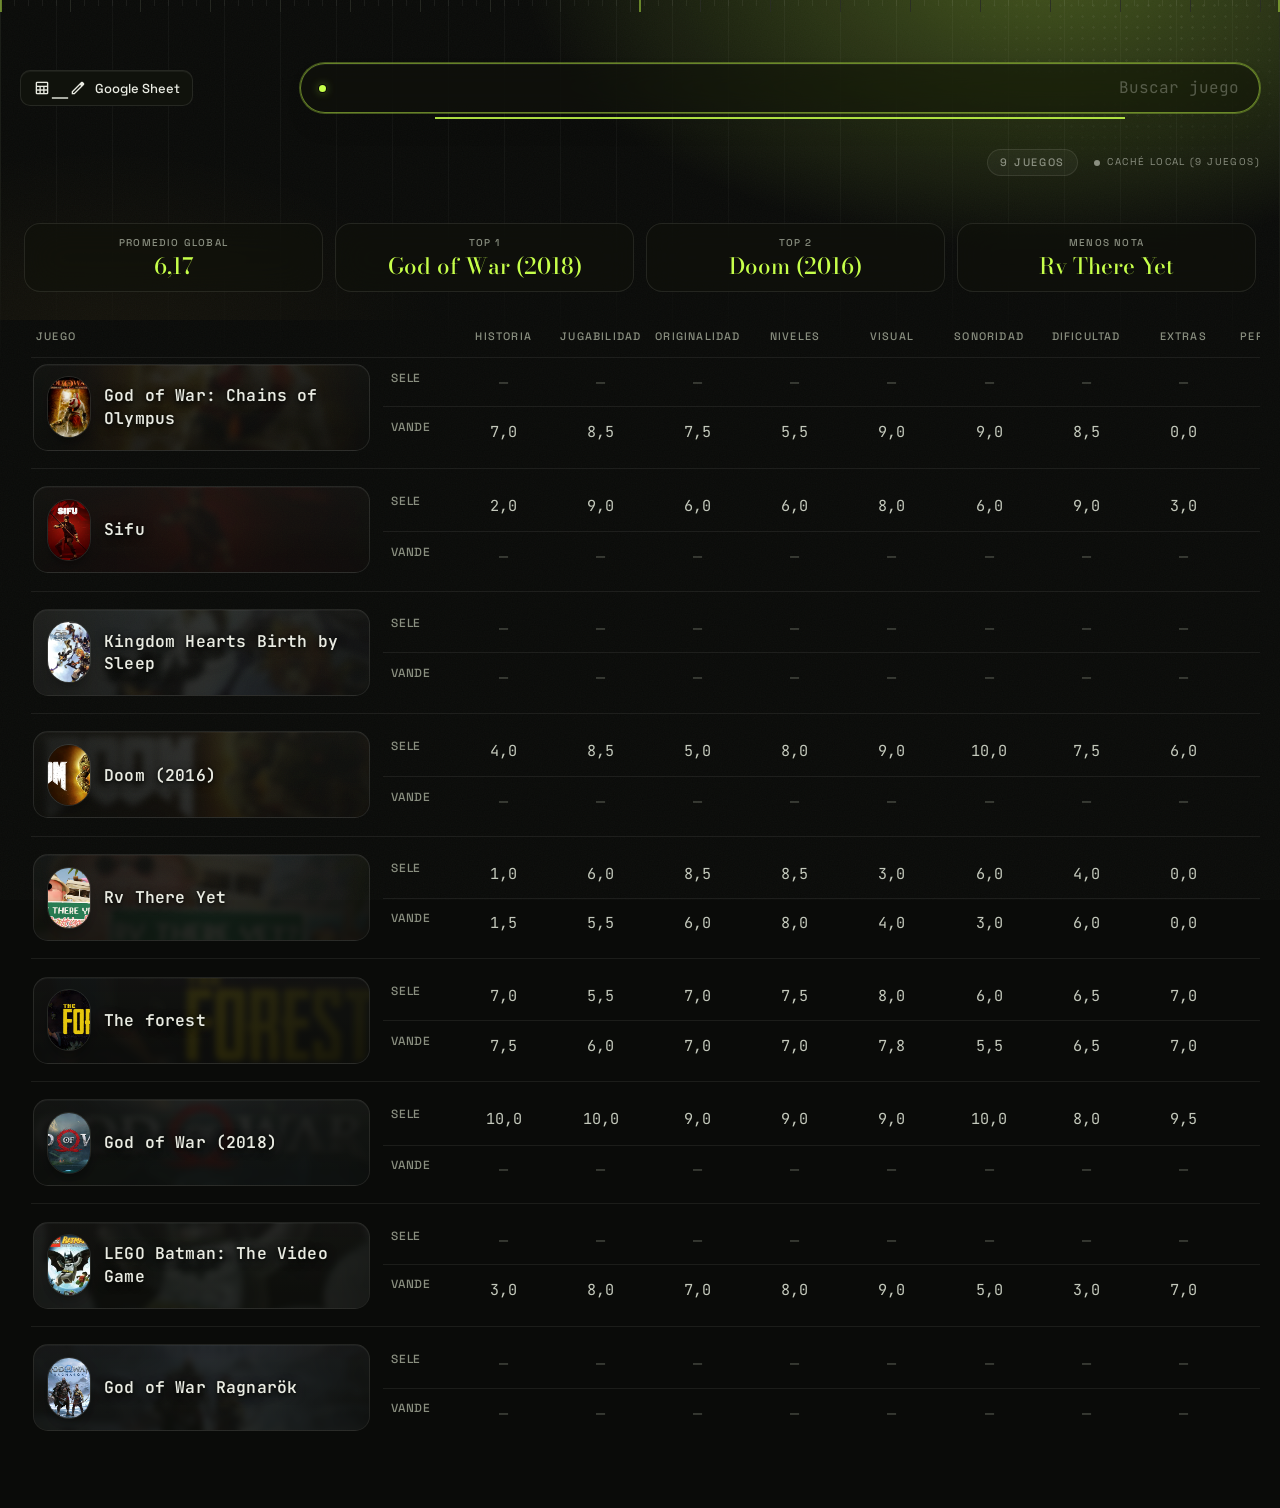
<file: index.html>
﻿<!DOCTYPE html>
<html lang="es">
<head>
<meta charset="utf-8">
<meta name="viewport" content="width=device-width, initial-scale=1, viewport-fit=cover">
<title>V&S Clasificacion</title>
<meta name="description" content="Buscador de puntuaciones de videojuegos: categorÃ­as y notas de Sele y Vande.">
<meta name="color-scheme" content="dark light">
<meta name="theme-color" content="#0A0B09" media="(prefers-color-scheme: dark)">
<meta name="theme-color" content="#EDEFE6" media="(prefers-color-scheme: light)">
<link rel="icon" href="data:image/svg+xml,%3Csvg xmlns='http://www.w3.org/2000/svg' viewBox='0 0 32 32'%3E%3Crect width='32' height='32' rx='7' fill='%230A0B09'/%3E%3Ccircle cx='16' cy='16' r='6' fill='%23C6FF4A'/%3E%3C/svg%3E">
<link rel="preconnect" href="https://fonts.googleapis.com">
<link rel="preconnect" href="https://fonts.gstatic.com" crossorigin>
<link href="https://fonts.googleapis.com/css2?family=Bodoni+Moda:ital,opsz,wght@0,6..96,400..900;1,6..96,400..900&family=JetBrains+Mono:ital,wght@0,100..800;1,100..800&family=Material+Symbols+Outlined:opsz,wght,FILL,GRAD@20..48,100..700,0..1,-50..200&family=Space+Grotesk:wght@300..700&display=swap" rel="stylesheet">
<link rel="stylesheet" href="styles.css?v=55">
</head>
<body>
<!-- Fondo del mundo. El orden importa: la luz ambiente va abajo de todo y la
     estructura (retÃ­cula + regla) encima, para que la luz no se coma los pelos
     ni las 3 marcas de fÃ³sforo. -->
<div class="bg" aria-hidden="true">
  <i class="sheen"></i>
  <i class="grain"></i>
  <i class="stipple"></i>
  <i class="rule"></i>
  <i class="ticks"></i>
</div>
<main>
  <header class="hero">
    <div class="search" role="search">
      <label class="sr-only" for="q">Buscar juego</label>
      <div class="search-bar">
        <a class="sheet-link" href="https://docs.google.com/spreadsheets/d/1c0RMIpkBoRhgdFwdL76WXYa5wXf_dSzQB1owI-w7CNk/edit" target="_blank" rel="noopener" aria-label="Editar en Google Sheets">
          <span class="material-symbols-outlined" aria-hidden="true">table_edit</span>
          <span class="sheet-link-text" aria-hidden="true">Google Sheet</span>
        </a>
        <div class="field">
          <span class="mark" aria-hidden="true"></span>
          <input id="q" type="search" enterkeyhint="search" placeholder=" " autocomplete="off" autocapitalize="off" spellcheck="false">
          <span class="ph" id="ph" aria-hidden="true">Buscar juego</span>
          <span class="line" aria-hidden="true"></span>
        </div>
      </div>
      <div class="search-meta">
        <p id="count" aria-live="polite"></p>
        <p class="sync-line" aria-live="polite"><span class="sync-dot" aria-hidden="true"></span><span id="sync-text"></span></p>
      </div>
    </div>
  </header>
  <section id="results" aria-label="Resultados">
    <div class="stats" id="stats" aria-label="EstadÃ­sticas rÃ¡pidas"></div>
    <div class="sheet" id="sheet"></div>
    <p class="no-match" id="none" hidden></p>
  </section>
</main>

<div class="cur" id="cd" aria-hidden="true"><i></i></div>
<div class="cur" id="cr" aria-hidden="true"><i></i></div>
<div id="toast" role="status" aria-live="polite"></div>

<script src="data.js?v=55"></script>
<script type="module" src="script.js?v=55"></script>
</body>
</html>
</file>
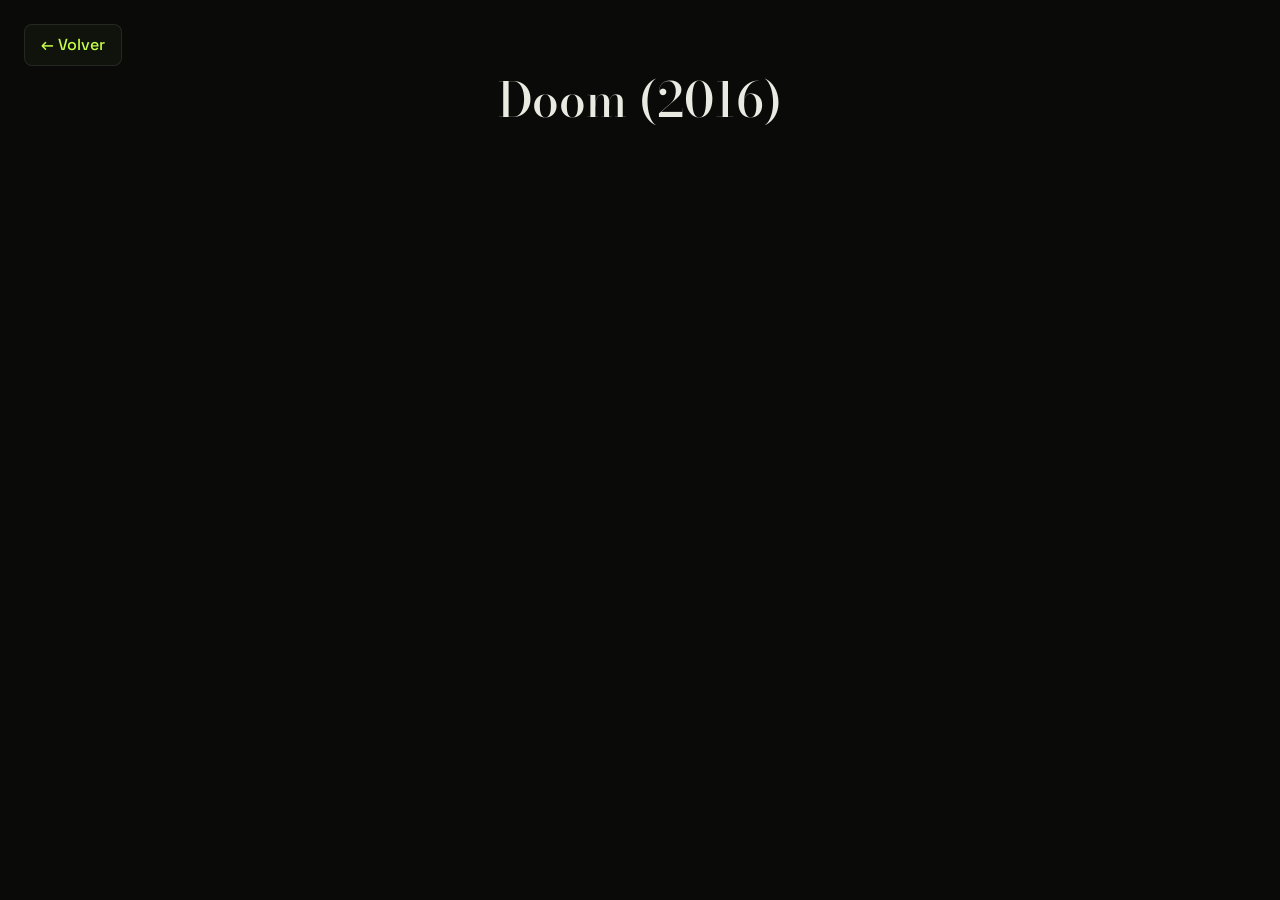
<file: juego/doom-2016.html>
<!DOCTYPE html>
<html lang="es">
<head>
<meta charset="utf-8">
<meta name="viewport" content="width=device-width, initial-scale=1, viewport-fit=cover">
<title>Doom (2016)</title>
<meta name="description" content="Detalle de Doom (2016) - Puntuaciones de Sele y Vande">
<meta name="color-scheme" content="dark light">
<meta name="theme-color" content="#0A0B09" media="(prefers-color-scheme: dark)">
<meta name="theme-color" content="#EDEFE6" media="(prefers-color-scheme: light)">
<link rel="icon" href="../data:image/svg+xml,%3Csvg xmlns='http://www.w3.org/2000/svg' viewBox='0 0 32 32'%3E%3Crect width='32' height='32' rx='7' fill='%230A0B09'/%3E%3Ccircle cx='16' cy='16' r='6' fill='%23C6FF4A'/%3E%3C/svg%3E">
<link rel="preconnect" href="https://fonts.googleapis.com">
<link rel="preconnect" href="https://fonts.gstatic.com" crossorigin>
<link href="https://fonts.googleapis.com/css2?family=Bodoni+Moda:ital,opsz,wght@0,6..96,400..900;1,6..96,400..900&family=JetBrains+Mono:ital,wght@0,100..800;1,100..800&family=Material+Symbols+Outlined:opsz,wght,FILL,GRAD@20..48,100..700,0..1,-50..200&family=Space+Grotesk:wght@300..700&display=swap" rel="stylesheet">
<link rel="stylesheet" href="../styles.css?v=55">
</head>
<body class="game-page">
<a href="../index.html" class="back-btn">← Volver</a>
<h1 class="game-title">Doom (2016)</h1>
<script src="../data.js?v=55"></script>
<script type="module" src="../script.js?v=55"></script>
</body>
</html>
</file>
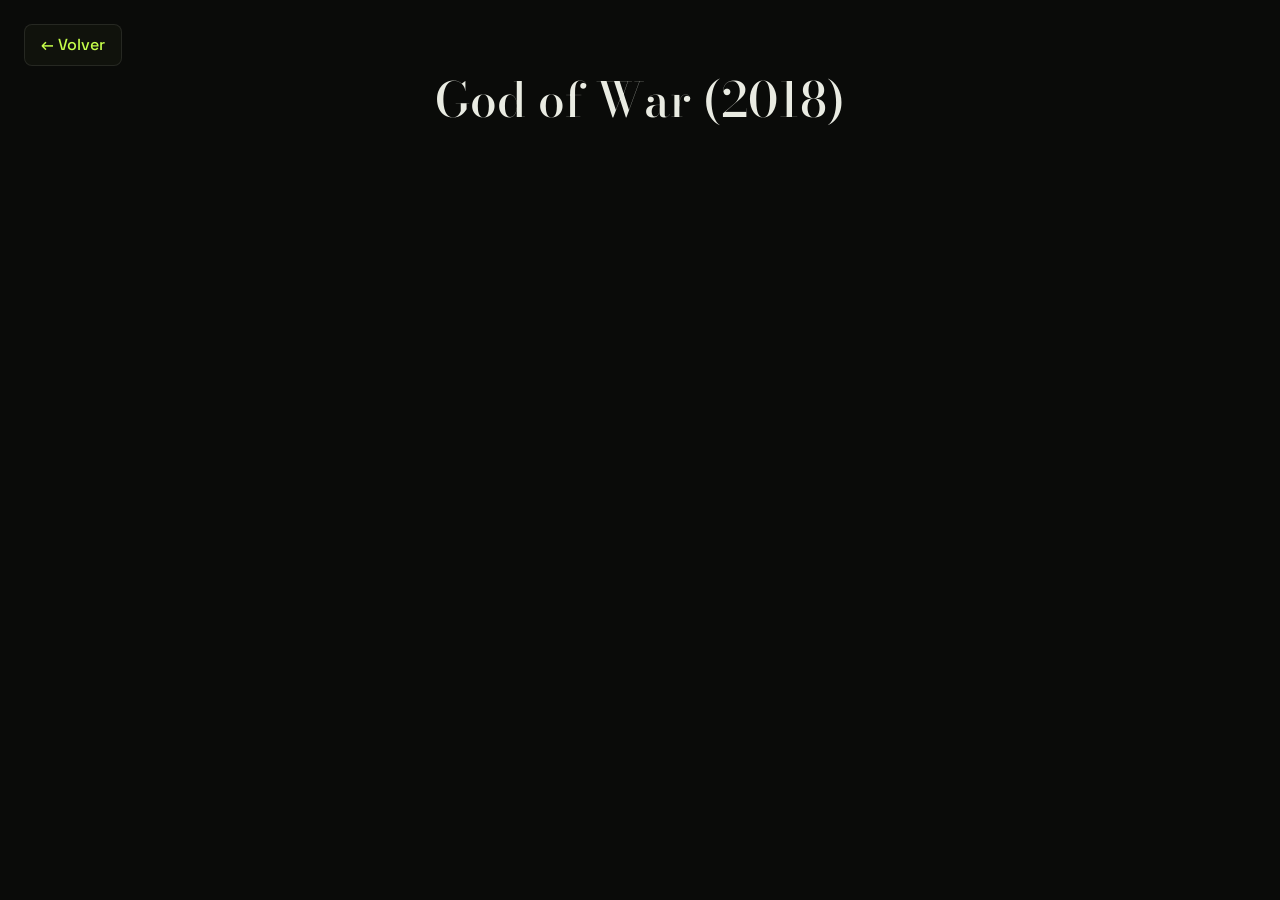
<file: juego/god-of-war-2018.html>
<!DOCTYPE html>
<html lang="es">
<head>
<meta charset="utf-8">
<meta name="viewport" content="width=device-width, initial-scale=1, viewport-fit=cover">
<title>God of War (2018)</title>
<meta name="description" content="Detalle de God of War (2018) - Puntuaciones de Sele y Vande">
<meta name="color-scheme" content="dark light">
<meta name="theme-color" content="#0A0B09" media="(prefers-color-scheme: dark)">
<meta name="theme-color" content="#EDEFE6" media="(prefers-color-scheme: light)">
<link rel="icon" href="../data:image/svg+xml,%3Csvg xmlns='http://www.w3.org/2000/svg' viewBox='0 0 32 32'%3E%3Crect width='32' height='32' rx='7' fill='%230A0B09'/%3E%3Ccircle cx='16' cy='16' r='6' fill='%23C6FF4A'/%3E%3C/svg%3E">
<link rel="preconnect" href="https://fonts.googleapis.com">
<link rel="preconnect" href="https://fonts.gstatic.com" crossorigin>
<link href="https://fonts.googleapis.com/css2?family=Bodoni+Moda:ital,opsz,wght@0,6..96,400..900;1,6..96,400..900&family=JetBrains+Mono:ital,wght@0,100..800;1,100..800&family=Material+Symbols+Outlined:opsz,wght,FILL,GRAD@20..48,100..700,0..1,-50..200&family=Space+Grotesk:wght@300..700&display=swap" rel="stylesheet">
<link rel="stylesheet" href="../styles.css?v=55">
</head>
<body class="game-page">
<a href="../index.html" class="back-btn">← Volver</a>
<h1 class="game-title">God of War (2018)</h1>
<script src="../data.js?v=55"></script>
<script type="module" src="../script.js?v=55"></script>
</body>
</html>
</file>
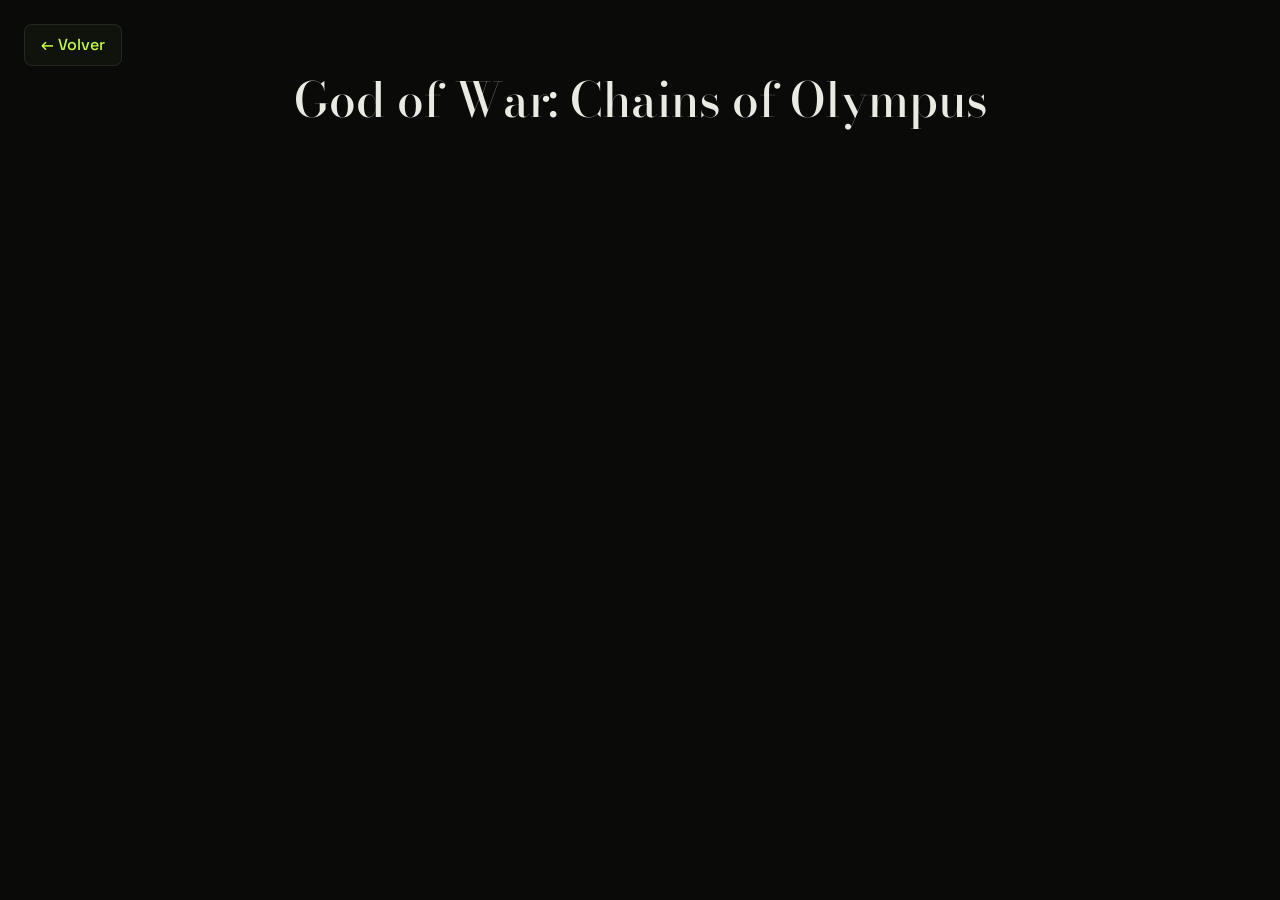
<file: juego/god-of-war-chains-of-olympus.html>
<!DOCTYPE html>
<html lang="es">
<head>
<meta charset="utf-8">
<meta name="viewport" content="width=device-width, initial-scale=1, viewport-fit=cover">
<title>God of War: Chains of Olympus</title>
<meta name="description" content="Detalle de God of War: Chains of Olympus - Puntuaciones de Sele y Vande">
<meta name="color-scheme" content="dark light">
<meta name="theme-color" content="#0A0B09" media="(prefers-color-scheme: dark)">
<meta name="theme-color" content="#EDEFE6" media="(prefers-color-scheme: light)">
<link rel="icon" href="../data:image/svg+xml,%3Csvg xmlns='http://www.w3.org/2000/svg' viewBox='0 0 32 32'%3E%3Crect width='32' height='32' rx='7' fill='%230A0B09'/%3E%3Ccircle cx='16' cy='16' r='6' fill='%23C6FF4A'/%3E%3C/svg%3E">
<link rel="preconnect" href="https://fonts.googleapis.com">
<link rel="preconnect" href="https://fonts.gstatic.com" crossorigin>
<link href="https://fonts.googleapis.com/css2?family=Bodoni+Moda:ital,opsz,wght@0,6..96,400..900;1,6..96,400..900&family=JetBrains+Mono:ital,wght@0,100..800;1,100..800&family=Material+Symbols+Outlined:opsz,wght,FILL,GRAD@20..48,100..700,0..1,-50..200&family=Space+Grotesk:wght@300..700&display=swap" rel="stylesheet">
<link rel="stylesheet" href="../styles.css?v=55">
</head>
<body class="game-page">
<a href="../index.html" class="back-btn">← Volver</a>
<h1 class="game-title">God of War: Chains of Olympus</h1>
<script src="../data.js?v=55"></script>
<script type="module" src="../script.js?v=55"></script>
</body>
</html>
</file>
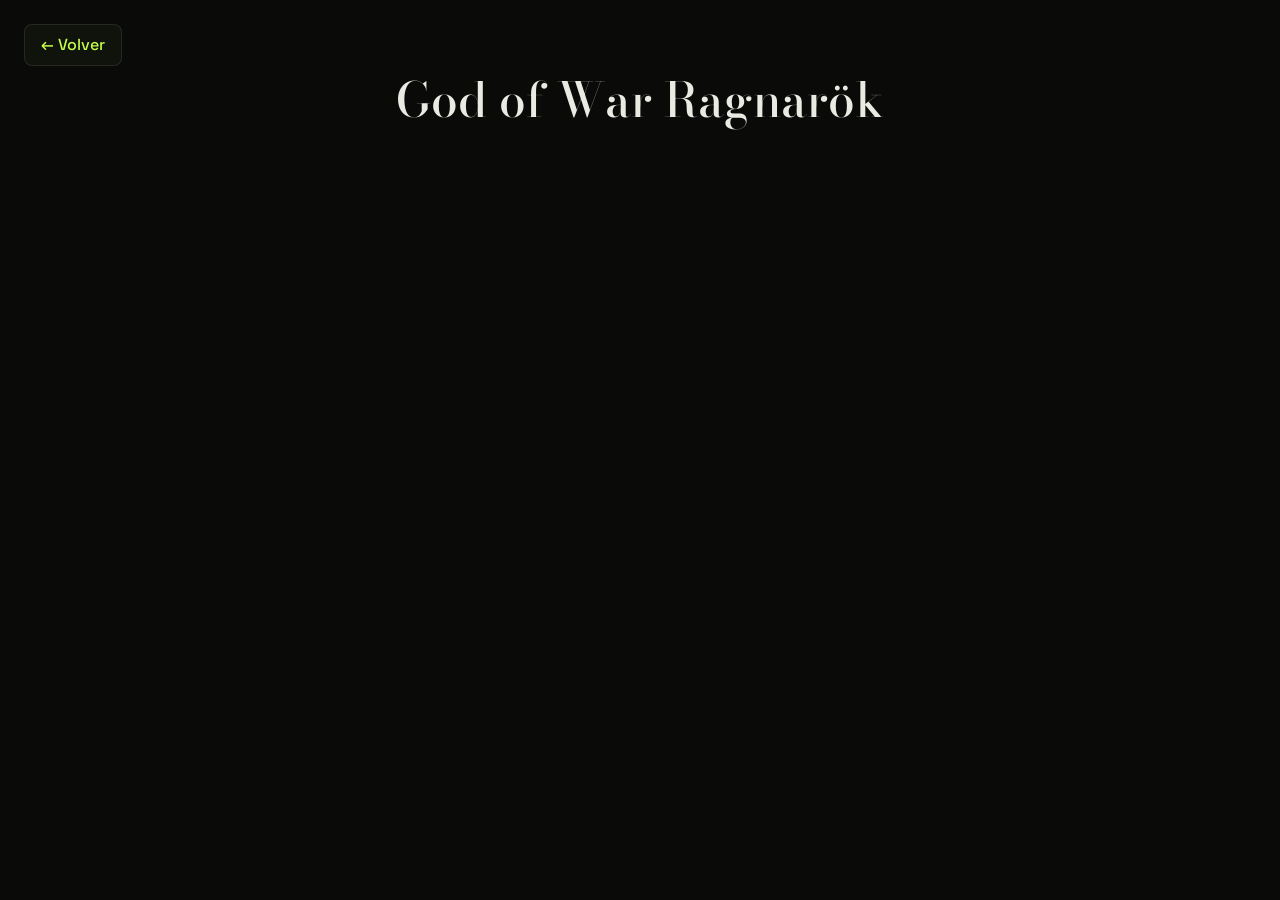
<file: juego/god-of-war-ragnarok.html>
<!DOCTYPE html>
<html lang="es">
<head>
<meta charset="utf-8">
<meta name="viewport" content="width=device-width, initial-scale=1, viewport-fit=cover">
<title>God of War Ragnarök</title>
<meta name="description" content="Detalle de God of War Ragnarök - Puntuaciones de Sele y Vande">
<meta name="color-scheme" content="dark light">
<meta name="theme-color" content="#0A0B09" media="(prefers-color-scheme: dark)">
<meta name="theme-color" content="#EDEFE6" media="(prefers-color-scheme: light)">
<link rel="icon" href="../data:image/svg+xml,%3Csvg xmlns='http://www.w3.org/2000/svg' viewBox='0 0 32 32'%3E%3Crect width='32' height='32' rx='7' fill='%230A0B09'/%3E%3Ccircle cx='16' cy='16' r='6' fill='%23C6FF4A'/%3E%3C/svg%3E">
<link rel="preconnect" href="https://fonts.googleapis.com">
<link rel="preconnect" href="https://fonts.gstatic.com" crossorigin>
<link href="https://fonts.googleapis.com/css2?family=Bodoni+Moda:ital,opsz,wght@0,6..96,400..900;1,6..96,400..900&family=JetBrains+Mono:ital,wght@0,100..800;1,100..800&family=Material+Symbols+Outlined:opsz,wght,FILL,GRAD@20..48,100..700,0..1,-50..200&family=Space+Grotesk:wght@300..700&display=swap" rel="stylesheet">
<link rel="stylesheet" href="../styles.css?v=55">
</head>
<body class="game-page">
<a href="../index.html" class="back-btn">← Volver</a>
<h1 class="game-title">God of War Ragnarök</h1>
<script src="../data.js?v=55"></script>
<script type="module" src="../script.js?v=55"></script>
</body>
</html>
</file>
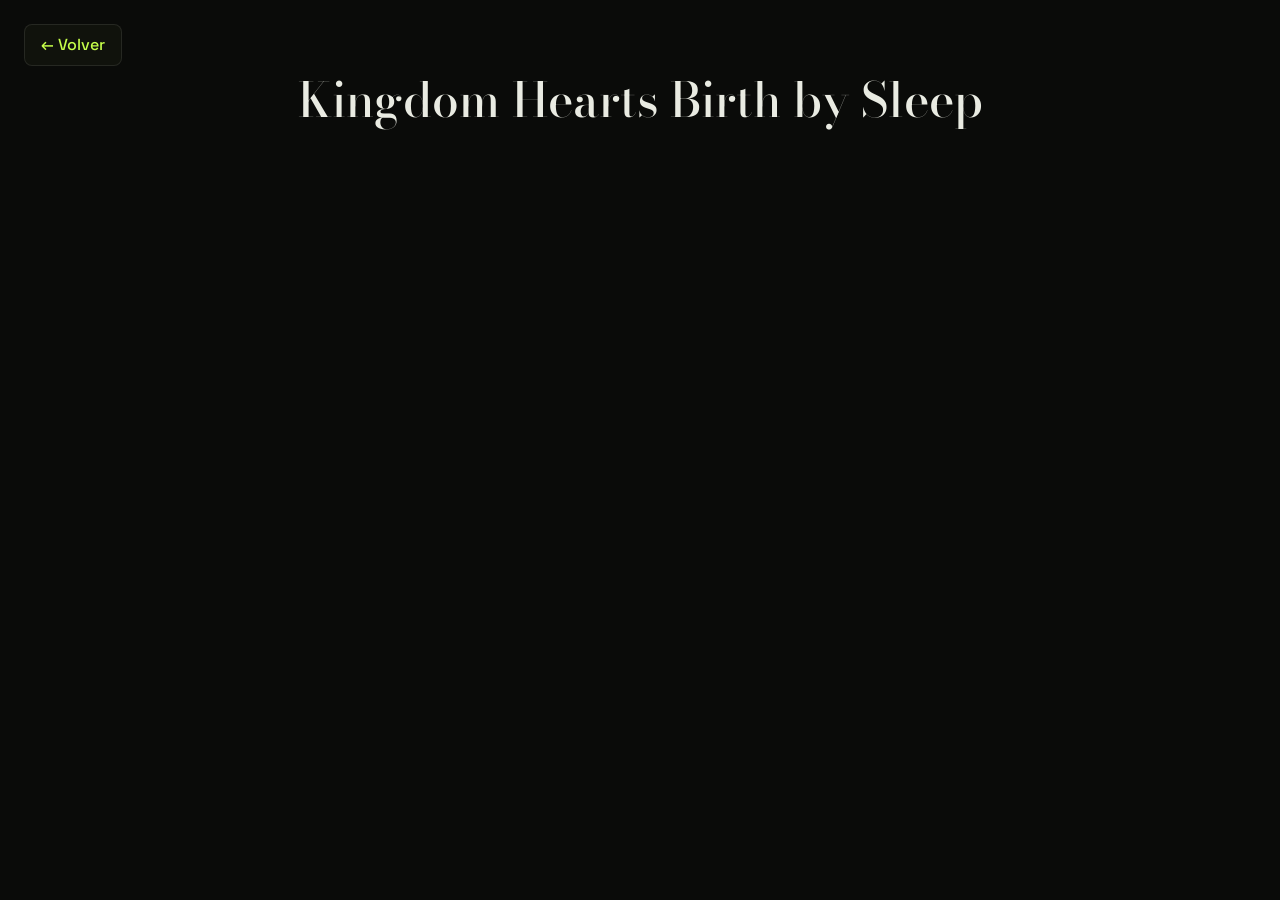
<file: juego/kingdom-hearts-birth-by-sleep.html>
<!DOCTYPE html>
<html lang="es">
<head>
<meta charset="utf-8">
<meta name="viewport" content="width=device-width, initial-scale=1, viewport-fit=cover">
<title>Kingdom Hearts Birth by Sleep</title>
<meta name="description" content="Detalle de Kingdom Hearts Birth by Sleep - Puntuaciones de Sele y Vande">
<meta name="color-scheme" content="dark light">
<meta name="theme-color" content="#0A0B09" media="(prefers-color-scheme: dark)">
<meta name="theme-color" content="#EDEFE6" media="(prefers-color-scheme: light)">
<link rel="icon" href="../data:image/svg+xml,%3Csvg xmlns='http://www.w3.org/2000/svg' viewBox='0 0 32 32'%3E%3Crect width='32' height='32' rx='7' fill='%230A0B09'/%3E%3Ccircle cx='16' cy='16' r='6' fill='%23C6FF4A'/%3E%3C/svg%3E">
<link rel="preconnect" href="https://fonts.googleapis.com">
<link rel="preconnect" href="https://fonts.gstatic.com" crossorigin>
<link href="https://fonts.googleapis.com/css2?family=Bodoni+Moda:ital,opsz,wght@0,6..96,400..900;1,6..96,400..900&family=JetBrains+Mono:ital,wght@0,100..800;1,100..800&family=Material+Symbols+Outlined:opsz,wght,FILL,GRAD@20..48,100..700,0..1,-50..200&family=Space+Grotesk:wght@300..700&display=swap" rel="stylesheet">
<link rel="stylesheet" href="../styles.css?v=55">
</head>
<body class="game-page">
<a href="../index.html" class="back-btn">← Volver</a>
<h1 class="game-title">Kingdom Hearts Birth by Sleep</h1>
<script src="../data.js?v=55"></script>
<script type="module" src="../script.js?v=55"></script>
</body>
</html>
</file>
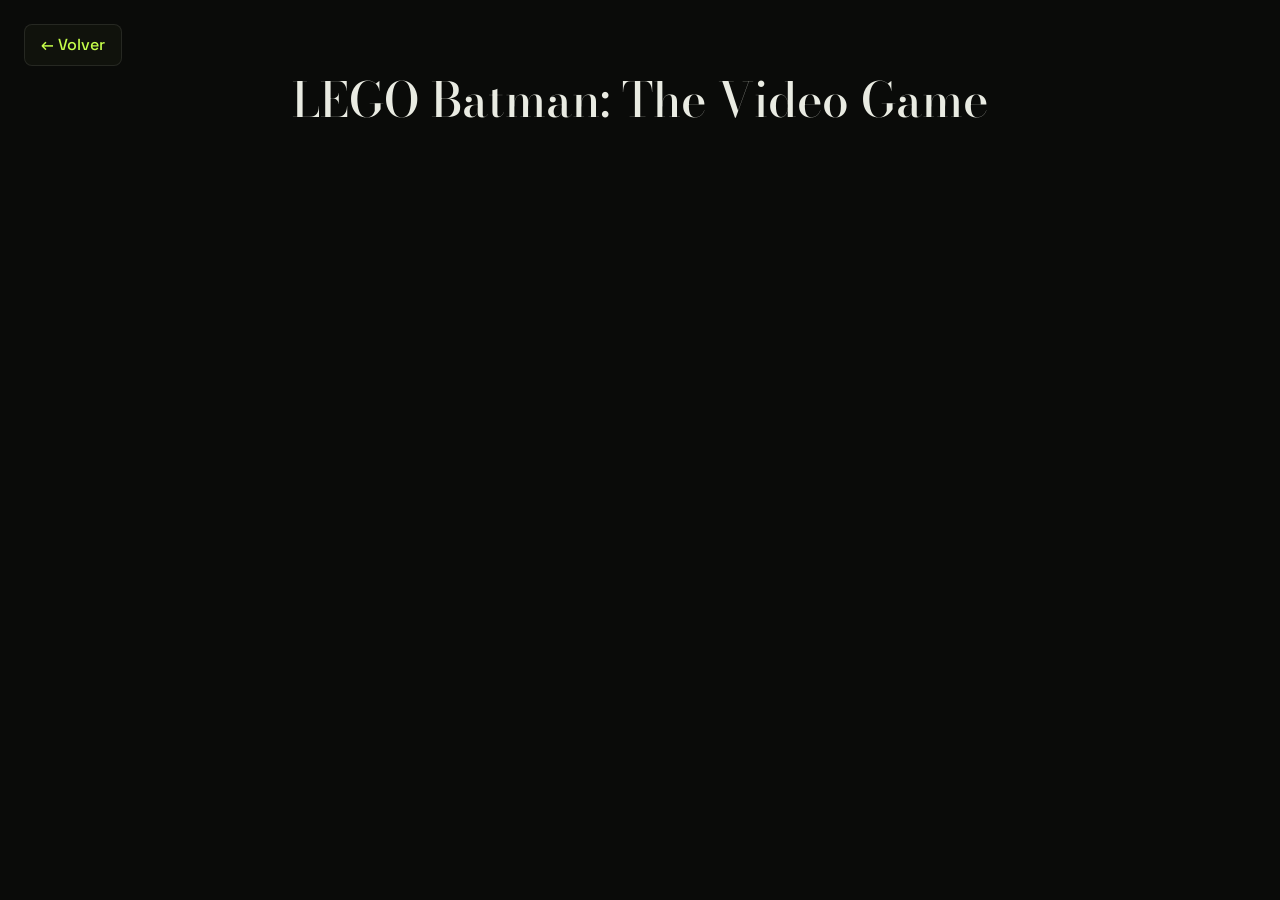
<file: juego/lego-batman-the-video-game.html>
<!DOCTYPE html>
<html lang="es">
<head>
<meta charset="utf-8">
<meta name="viewport" content="width=device-width, initial-scale=1, viewport-fit=cover">
<title>LEGO Batman: The Video Game</title>
<meta name="description" content="Detalle de LEGO Batman: The Video Game - Puntuaciones de Sele y Vande">
<meta name="color-scheme" content="dark light">
<meta name="theme-color" content="#0A0B09" media="(prefers-color-scheme: dark)">
<meta name="theme-color" content="#EDEFE6" media="(prefers-color-scheme: light)">
<link rel="icon" href="../data:image/svg+xml,%3Csvg xmlns='http://www.w3.org/2000/svg' viewBox='0 0 32 32'%3E%3Crect width='32' height='32' rx='7' fill='%230A0B09'/%3E%3Ccircle cx='16' cy='16' r='6' fill='%23C6FF4A'/%3E%3C/svg%3E">
<link rel="preconnect" href="https://fonts.googleapis.com">
<link rel="preconnect" href="https://fonts.gstatic.com" crossorigin>
<link href="https://fonts.googleapis.com/css2?family=Bodoni+Moda:ital,opsz,wght@0,6..96,400..900;1,6..96,400..900&family=JetBrains+Mono:ital,wght@0,100..800;1,100..800&family=Material+Symbols+Outlined:opsz,wght,FILL,GRAD@20..48,100..700,0..1,-50..200&family=Space+Grotesk:wght@300..700&display=swap" rel="stylesheet">
<link rel="stylesheet" href="../styles.css?v=55">
</head>
<body class="game-page">
<a href="../index.html" class="back-btn">← Volver</a>
<h1 class="game-title">LEGO Batman: The Video Game</h1>
<script src="../data.js?v=55"></script>
<script type="module" src="../script.js?v=55"></script>
</body>
</html>
</file>
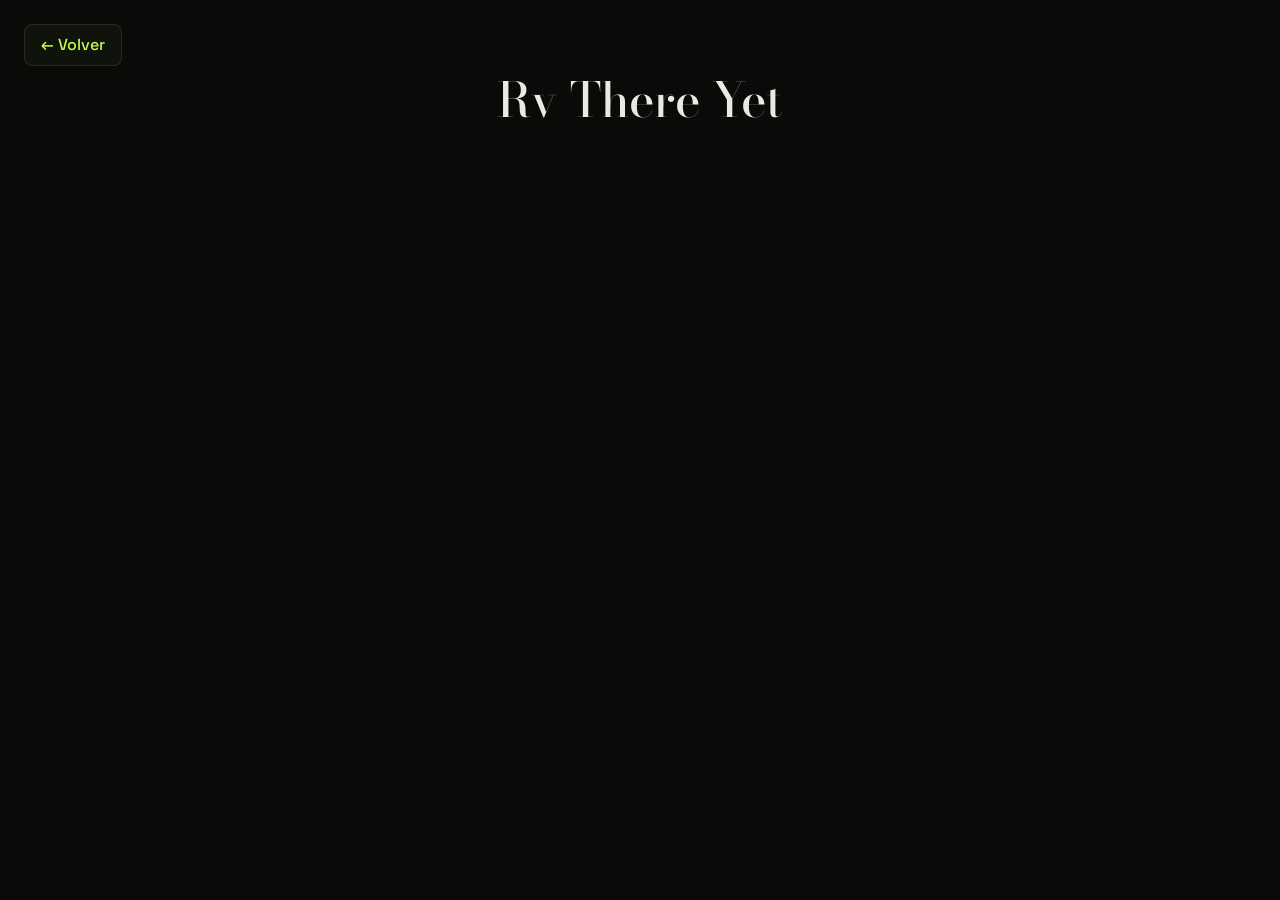
<file: juego/rv-there-yet.html>
<!DOCTYPE html>
<html lang="es">
<head>
<meta charset="utf-8">
<meta name="viewport" content="width=device-width, initial-scale=1, viewport-fit=cover">
<title>Rv There Yet</title>
<meta name="description" content="Detalle de Rv There Yet - Puntuaciones de Sele y Vande">
<meta name="color-scheme" content="dark light">
<meta name="theme-color" content="#0A0B09" media="(prefers-color-scheme: dark)">
<meta name="theme-color" content="#EDEFE6" media="(prefers-color-scheme: light)">
<link rel="icon" href="../data:image/svg+xml,%3Csvg xmlns='http://www.w3.org/2000/svg' viewBox='0 0 32 32'%3E%3Crect width='32' height='32' rx='7' fill='%230A0B09'/%3E%3Ccircle cx='16' cy='16' r='6' fill='%23C6FF4A'/%3E%3C/svg%3E">
<link rel="preconnect" href="https://fonts.googleapis.com">
<link rel="preconnect" href="https://fonts.gstatic.com" crossorigin>
<link href="https://fonts.googleapis.com/css2?family=Bodoni+Moda:ital,opsz,wght@0,6..96,400..900;1,6..96,400..900&family=JetBrains+Mono:ital,wght@0,100..800;1,100..800&family=Material+Symbols+Outlined:opsz,wght,FILL,GRAD@20..48,100..700,0..1,-50..200&family=Space+Grotesk:wght@300..700&display=swap" rel="stylesheet">
<link rel="stylesheet" href="../styles.css?v=55">
</head>
<body class="game-page">
<a href="../index.html" class="back-btn">← Volver</a>
<h1 class="game-title">Rv There Yet</h1>
<script src="../data.js?v=55"></script>
<script type="module" src="../script.js?v=55"></script>
</body>
</html>
</file>
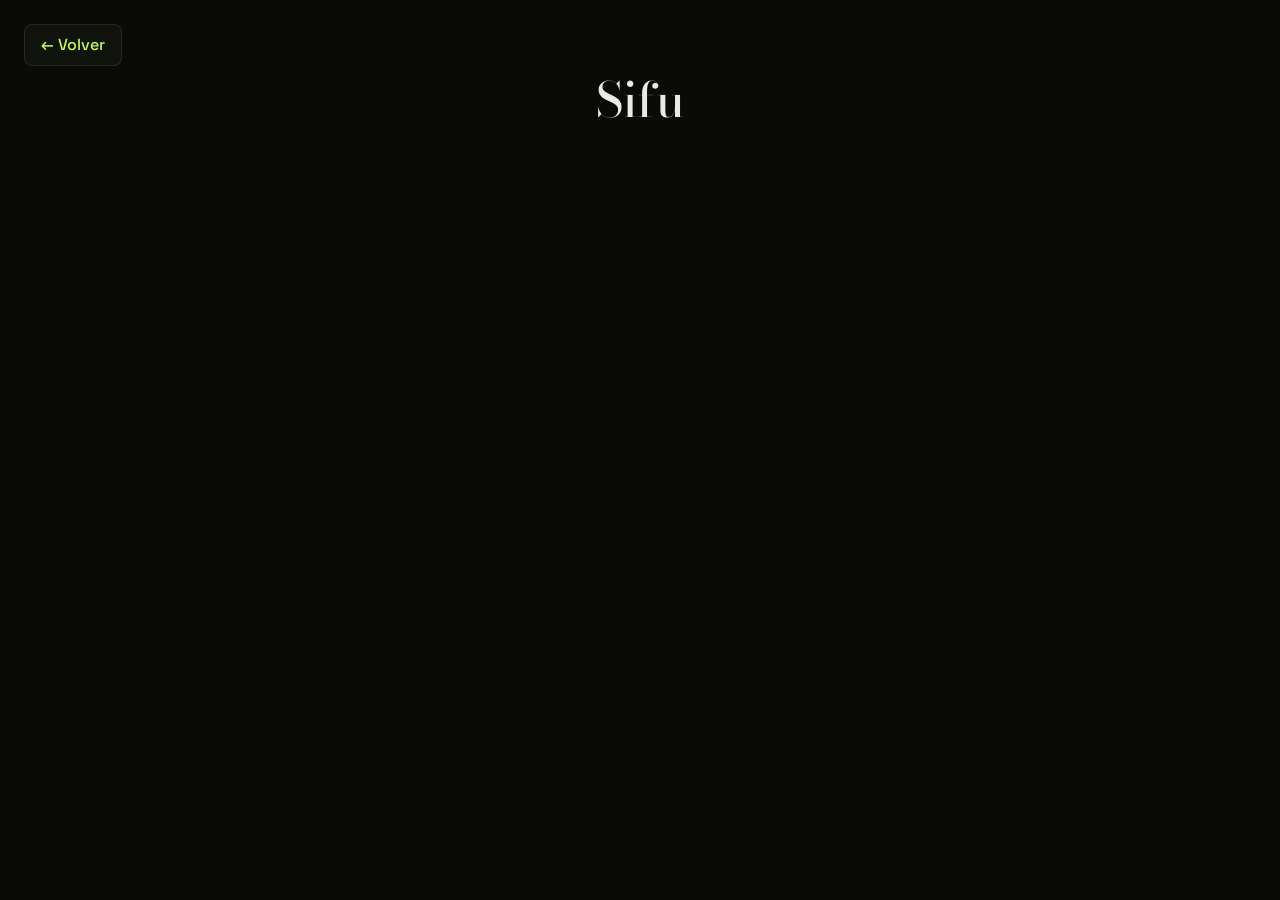
<file: juego/sifu.html>
<!DOCTYPE html>
<html lang="es">
<head>
<meta charset="utf-8">
<meta name="viewport" content="width=device-width, initial-scale=1, viewport-fit=cover">
<title>Sifu</title>
<meta name="description" content="Detalle de Sifu - Puntuaciones de Sele y Vande">
<meta name="color-scheme" content="dark light">
<meta name="theme-color" content="#0A0B09" media="(prefers-color-scheme: dark)">
<meta name="theme-color" content="#EDEFE6" media="(prefers-color-scheme: light)">
<link rel="icon" href="../data:image/svg+xml,%3Csvg xmlns='http://www.w3.org/2000/svg' viewBox='0 0 32 32'%3E%3Crect width='32' height='32' rx='7' fill='%230A0B09'/%3E%3Ccircle cx='16' cy='16' r='6' fill='%23C6FF4A'/%3E%3C/svg%3E">
<link rel="preconnect" href="https://fonts.googleapis.com">
<link rel="preconnect" href="https://fonts.gstatic.com" crossorigin>
<link href="https://fonts.googleapis.com/css2?family=Bodoni+Moda:ital,opsz,wght@0,6..96,400..900;1,6..96,400..900&family=JetBrains+Mono:ital,wght@0,100..800;1,100..800&family=Material+Symbols+Outlined:opsz,wght,FILL,GRAD@20..48,100..700,0..1,-50..200&family=Space+Grotesk:wght@300..700&display=swap" rel="stylesheet">
<link rel="stylesheet" href="../styles.css?v=55">
</head>
<body class="game-page">
<a href="../index.html" class="back-btn">← Volver</a>
<h1 class="game-title">Sifu</h1>
<script src="../data.js?v=55"></script>
<script type="module" src="../script.js?v=55"></script>
</body>
</html>
</file>
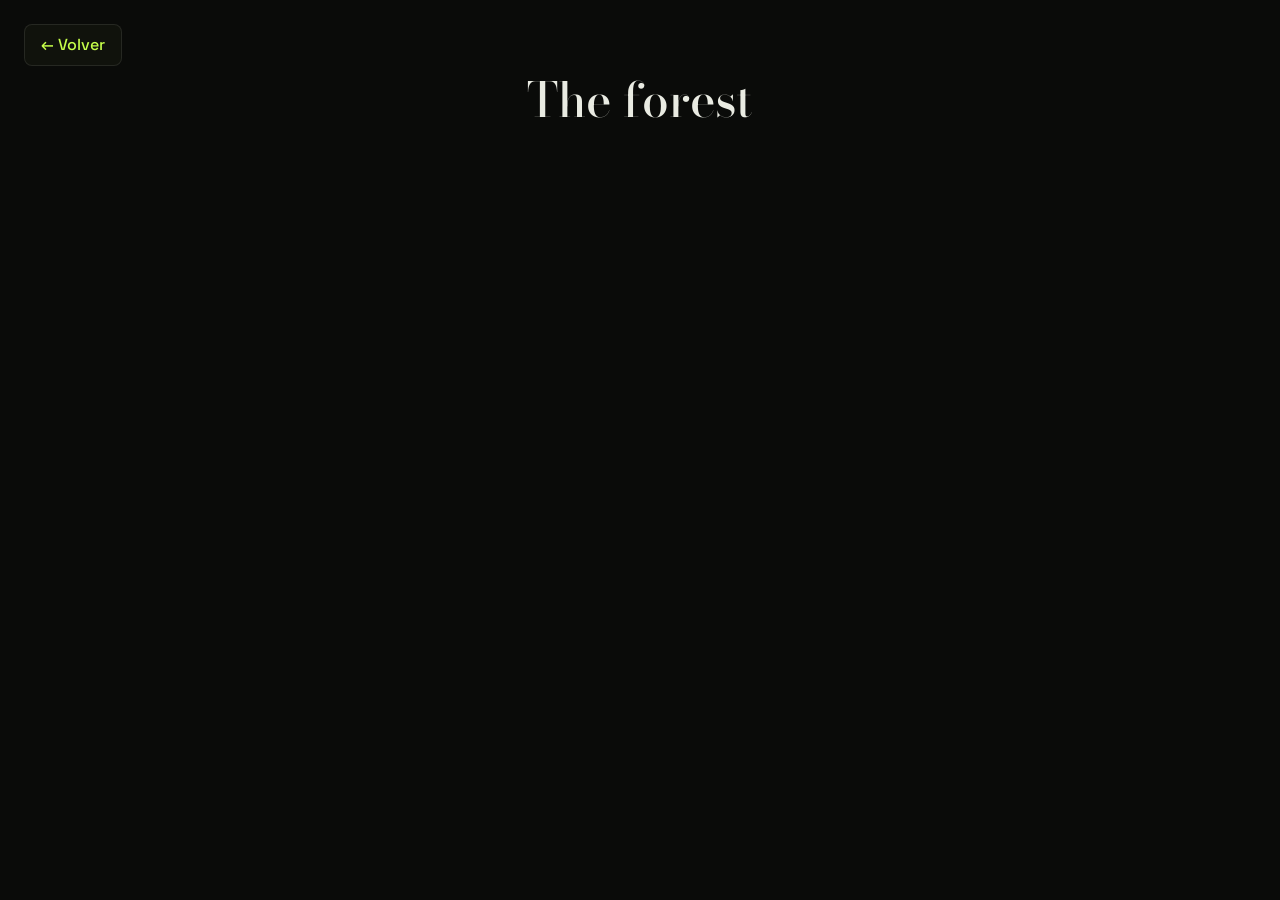
<file: juego/the-forest.html>
<!DOCTYPE html>
<html lang="es">
<head>
<meta charset="utf-8">
<meta name="viewport" content="width=device-width, initial-scale=1, viewport-fit=cover">
<title>The forest</title>
<meta name="description" content="Detalle de The forest - Puntuaciones de Sele y Vande">
<meta name="color-scheme" content="dark light">
<meta name="theme-color" content="#0A0B09" media="(prefers-color-scheme: dark)">
<meta name="theme-color" content="#EDEFE6" media="(prefers-color-scheme: light)">
<link rel="icon" href="../data:image/svg+xml,%3Csvg xmlns='http://www.w3.org/2000/svg' viewBox='0 0 32 32'%3E%3Crect width='32' height='32' rx='7' fill='%230A0B09'/%3E%3Ccircle cx='16' cy='16' r='6' fill='%23C6FF4A'/%3E%3C/svg%3E">
<link rel="preconnect" href="https://fonts.googleapis.com">
<link rel="preconnect" href="https://fonts.gstatic.com" crossorigin>
<link href="https://fonts.googleapis.com/css2?family=Bodoni+Moda:ital,opsz,wght@0,6..96,400..900;1,6..96,400..900&family=JetBrains+Mono:ital,wght@0,100..800;1,100..800&family=Material+Symbols+Outlined:opsz,wght,FILL,GRAD@20..48,100..700,0..1,-50..200&family=Space+Grotesk:wght@300..700&display=swap" rel="stylesheet">
<link rel="stylesheet" href="../styles.css?v=55">
</head>
<body class="game-page">
<a href="../index.html" class="back-btn">← Volver</a>
<h1 class="game-title">The forest</h1>
<script src="../data.js?v=55"></script>
<script type="module" src="../script.js?v=55"></script>
</body>
</html>
</file>
<file: styles.css>
﻿/* ═══════════════════════════════════════════════════════════════════
   PHOSPHOR — brutalismo suizo monocromo + una sola señal: verde fósforo
   vv16 · conserva tablas, sonidos y cursor · todo el movimiento es
   transform/opacity (cero reflows → cero tirones)
   ═══════════════════════════════════════════════════════════════════ */

:root {
  /* Tinta (negro con un soplo de oliva; nunca negro puro) */
  --bg: #0a0b09;
  --hover: #13150e;
  --raise: #10120c;
  --line: #2a2d25;
  --line-faint: rgba(233, 235, 226, 0.08);
  --muted: #8a8f80;
  --soft: #c4c9bc;
  --fg: #e9ebe2;
  --invert-bg: #edefe6;
  --invert-fg: #0a0b09;

  /* Señal: verde fósforo, con reglas de uso (ver README/DESIGN) */
  --green: #c6ff4a;
  --green-deep: #9ce61f;
  --green-dim: rgba(198, 255, 74, 0.3);

  /* Notas semánticas (datos, no decoración) */
  --gold: #f2b93b;
  --gold-hi: #ffe3a1;
  --good: var(--green);
  --bad: #ff5c4d;

  /* Cristal esmerilado */
  --glass-bg: rgba(16, 18, 12, 0.58);
  --glass-brd: rgba(233, 235, 226, 0.1);
  --glass-hi: rgba(255, 255, 255, 0.05);

  color-scheme: dark;
  --ease-out: cubic-bezier(0.23, 1, 0.32, 1);

  --text: 'JetBrains Mono', 'Spline Sans Mono', ui-monospace, 'SFMono-Regular', Menlo, Consolas, monospace;
  --label: 'Space Grotesk', 'Spline Sans Mono', 'Segoe UI', sans-serif;
  --head: 'Bodoni Moda', Georgia, 'Times New Roman', serif;

  box-sizing: border-box;
  padding-top: env(safe-area-inset-top, 0px);
  padding-bottom: env(safe-area-inset-bottom, 0px);
}

html { scroll-padding-top: env(safe-area-inset-top, 0px); scrollbar-color: var(--line) transparent; scrollbar-width: thin; }
*, *::before, *::after { box-sizing: border-box; }

body {
  margin: 0;
  min-height: 100dvh;
  overflow-x: hidden;
  background: var(--bg);
  color: var(--fg);
  font-family: var(--text);
  font-size: 0.95rem;
  line-height: 1.5;
  -webkit-font-smoothing: antialiased;
  text-rendering: optimizeLegibility;
}

/* Superficies del navegador, del mundo */
::selection { background: var(--green); color: var(--bg); }
::-webkit-scrollbar { width: 10px; height: 10px; }
::-webkit-scrollbar-track { background: transparent; }
::-webkit-scrollbar-thumb { background: var(--line); border-radius: 999px; border: 3px solid transparent; background-clip: padding-box; }
::-webkit-scrollbar-thumb:hover { background: var(--muted); background-clip: padding-box; }

.sr-only {
  position: absolute; width: 1px; height: 1px; margin: -1px; padding: 0;
  overflow: hidden; clip: rect(0 0 0 0); white-space: nowrap; border: 0;
}

/* ——— Fondo del mundo (fijo, sin interacción, sin animación de blur) ——— */
.bg { position: fixed; inset: 0; z-index: -1; overflow: hidden; pointer-events: none; }
.bg i, .bg .grain, .bg .stipple, .bg .rule, .bg .ticks, .bg .sheen { position: absolute; }

/* Film grain: ruido estático, capa fija (único lugar permitido: nunca en contenedores con scroll) */
.grain {
  inset: 0;
  background-image: url("data:image/svg+xml,%3Csvg xmlns='http://www.w3.org/2000/svg' width='180' height='180'%3E%3Cfilter id='n'%3E%3CfeTurbulence type='fractalNoise' baseFrequency='0.82' numOctaves='2' stitchTiles='stitch'/%3E%3C/filter%3E%3Crect width='100%25' height='100%25' filter='url(%23n)' opacity='0.62'/%3E%3C/svg%3E");
  background-size: 180px 180px;
  opacity: 0.055;
  mix-blend-mode: overlay;
}

/* Estippling: puntos finos en la esquina del héroe (textura de la referencia) */
.stipple {
  top: 0; right: 0; width: 34rem; height: 220px;
  background-image: radial-gradient(rgba(233, 235, 226, 0.6) 1px, transparent 1.5px);
  background-size: 11px 11px;
  opacity: 0.1;
  -webkit-mask-image: radial-gradient(22rem 16rem at 78% 8%, #000 10%, transparent 72%);
  mask-image: radial-gradient(22rem 16rem at 78% 8%, #000 10%, transparent 72%);
}

/* ——— A · Retícula de registro ———
   Estructura suiza alineada EXACTAMENTE con la columna de contenido
   (main: width min(92rem,100%) centrado + padding lateral). Sustituye al
   antiguo monolito: en vez de un objeto orgánico, una retícula que dice
   "esto es una página maquetada". Se atenúa antes de la hoja: nunca compite
   con la tabla. Nombre propio (.rule) y NO .grid, que la tabla ya usa. */
.bg .rule {
  top: 0;
  left: calc(50% - min(46rem, 50%));
  width: min(92rem, 100%);
  height: 420px;
  background-image: repeating-linear-gradient(90deg, var(--line-faint) 0 1px, transparent 1px 56px);
  opacity: 0.5;
  -webkit-mask-image: linear-gradient(to bottom, #000 0%, #000 40%, transparent 88%);
  mask-image: linear-gradient(to bottom, #000 0%, #000 40%, transparent 88%);
}
/* los dos bordes de la columna, un pelo más marcados: es lo que la hace "de registro" */
.bg .rule::before,
.bg .rule::after {
  content: '';
  position: absolute;
  top: 0;
  bottom: 0;
  width: 1px;
  background: var(--line);
}
.bg .rule::before { left: 0; }
.bg .rule::after { right: 0; }

/* ——— B · Regla de calibración ———
   Un calibre arriba, en vez de un círculo: corto cada 14px, largo cada 70px.
   Vive en la misma columna de contenido que la retícula.
   Los dos patrones van en el fondo del propio elemento (background-size distinto
   en vez de un pseudo-elemento) para dejar ::after libre: las 3 marcas de fósforo
   tienen que quedar por ENCIMA de los ticks, o el tick largo opaco las tapa. */
.bg .ticks {
  top: 0;
  left: calc(50% - min(46rem, 50%));
  width: min(92rem, 100%);
  height: 12px;
  background-image:
    repeating-linear-gradient(90deg, var(--line) 0 1px, transparent 1px 70px),
    repeating-linear-gradient(90deg, var(--line-faint) 0 1px, transparent 1px 14px);
  background-size: 100% 12px, 100% 6px;
  background-repeat: repeat-x;
  background-position: 0 0;
  opacity: 0.85;
}
/* Tres marcas en fósforo — los dos extremos de columna y el centro. Van al 0,55 de
   --green: es señal de puntería, no ambiente (DESIGN.md §3 lo exime), y por ser
   solo 3 no gasta el cupo de 3-4 puntos verdes. A 2px para que se lean como
   marcas y no compitan con los pelos de 1px de al lado.
   El 0,55 no es arbitrario: medido por píxeles, el .sheen llega a G=89 en su
   pico, y al 0,30 estas marcas daban G=85/61/101 — la de la derecha se perdía
   dentro del lavado. A 0,55 quedan por encima y se leen como 3 marcas. */
.bg .ticks::after {
  content: '';
  position: absolute;
  inset: 0 0 auto 0;
  height: 12px;
  opacity: 0.55;
  background-image:
    linear-gradient(90deg, var(--green) 0 2px, transparent 2px),
    linear-gradient(90deg, transparent calc(50% - 1px), var(--green) calc(50% - 1px) calc(50% + 1px), transparent calc(50% + 1px)),
    linear-gradient(270deg, var(--green) 0 2px, transparent 2px);
  background-repeat: no-repeat;
}

/* Luz ambiental: fósforo muy tenue tras el héroe, cálido al pie (no llega a la hoja) */
.sheen {
  top: 0;
  left: 0;
  right: 0;
  height: 320px;
  background:
    radial-gradient(60rem 32rem at 82% -10%, var(--green-dim) 0%, transparent 55%),
    radial-gradient(40rem 24rem at 8% 112%, rgba(242, 185, 59, 0.05) 0%, transparent 55%);
}

main {
  width: min(92rem, 100%);
  margin: 0 auto;
  padding: 0 1.25rem 0;
  display: flex;
  flex-direction: column;
  /* vv22: la tabla se desatasca del panel y crece con la página. Antes
     (vv14/vv16) era `height: 100dvh` a propósito para que la página nunca
     scrolleara; ahora es al revés: la hoja lleva su propio alto y el scroll
     es del documento. El remate final pasa al padding de la hoja para que la
     tinta llegue hasta el borde de abajo. */
  min-height: 100dvh;
}

/* ——— Cabecera: buscador en píldora de cristal ——— */
.hero {
  padding-top: clamp(2.5rem, 7dvh, 4.5rem);
  display: flex;
  justify-content: flex-start;
  align-items: center;
}
.search {
  width: 100%;
  max-width: 92rem;
  display: flex;
  flex-direction: column;
  align-items: flex-start;
  gap: 2.2rem; /* centrado entre barra y tabla */
}
.search-bar {
  display: flex;
  align-items: center;
  justify-content: space-between;
  gap: 1.5rem; /* separación mínima entre herramientas y buscador */
  width: 100%;
}
.search-tools {
  display: flex;
  gap: 0.35rem;
  flex-shrink: 0;
  margin-left: 1.25rem; /* 20px desde el borde izquierdo de main */
}
.search-meta {
  display: flex;
  align-items: center;
  gap: 1rem;
  width: 100%;
  justify-content: flex-end;
}
.tool-icon {
  font-size: 1.25rem;
  color: var(--muted);
  opacity: 0.65;
  pointer-events: none;
  line-height: 1;
}

.field {
  position: relative;
  display: flex;
  align-items: center;
  gap: 0.8rem;
  min-height: 3.15rem;
  padding: 0 1.15rem;
  border-radius: 999px;
  border: 1px solid var(--glass-brd);
  background: var(--glass-bg);
  backdrop-filter: blur(18px) saturate(1.5);
  -webkit-backdrop-filter: blur(18px) saturate(1.5);
  box-shadow: inset 0 1px 0 var(--glass-hi), 0 14px 34px -22px rgba(0, 0, 0, 0.7);
  transition: border-color 0.25s var(--ease-out), box-shadow 0.25s var(--ease-out);
  flex: 1 1 auto;
  min-width: 0;
  max-width: 60rem; /* 960px — techo real para que no se estire infinitamente */
}
.field:focus-within {
  border-color: color-mix(in srgb, var(--green) 48%, transparent);
  box-shadow: inset 0 1px 0 var(--glass-hi), 0 0 0 1px var(--green-dim), 0 14px 34px -22px rgba(0, 0, 0, 0.7);
}

/* Punto de señal: apagado en reposo, fósforo al enfocar */
.mark {
  flex: 0 0 auto;
  width: 7px;
  height: 7px;
  border-radius: 50%;
  background: var(--muted);
  box-shadow: 0 0 0 1px var(--bg);
  transition: background 0.25s var(--ease-out), box-shadow 0.25s var(--ease-out);
}
.field:focus-within .mark { background: var(--green); box-shadow: 0 0 0 1px var(--bg), 0 0 10px -1px var(--green); }

#q {
  flex: 1 1 auto;
  min-width: 0;
  display: block;
  padding: 0.78rem 0;
  background: transparent;
  color: var(--fg);
  caret-color: var(--green);
  border: 0;
  border-radius: 0;
  outline: none;
  font-family: var(--text);
  font-size: 1rem;
  text-align: right;
  -webkit-appearance: none;
  appearance: none;
}
#q::selection { background: var(--green); color: var(--bg); }
#q::placeholder { color: transparent; }
#q::-webkit-search-cancel-button,
#q::-webkit-search-decoration { -webkit-appearance: none; display: none; }

/* Texto de ayuda que rota despacio entre nombres de juegos (conservado) */
.ph {
  position: absolute;
  inset: 0;
  display: grid;
  place-items: center end;
  padding: 0 calc(1.15rem + 2px) 0 1.15rem;
  font-size: 1rem;
  color: var(--muted);
  white-space: nowrap;
  overflow: hidden;
  text-overflow: ellipsis;
  pointer-events: none;
  transition: opacity 0.28s var(--ease-out), transform 0.28s var(--ease-out);
}
.ph.out { opacity: 0; transform: translateY(-5px); }
.ph.pre { opacity: 0; transform: translateY(5px); }
.field:focus-within .ph:not(.out):not(.pre) { opacity: 0.55; }
#q:not(:placeholder-shown) ~ .ph { opacity: 0; }

/* Línea inferior bajo la píldora: destello en reposo, despliegue fósforo al enfocar */
.line {
  position: absolute;
  left: 14%;
  right: 14%;
  bottom: -7px;
  height: 2px;
  overflow: hidden;
  pointer-events: none;
  background: linear-gradient(var(--line-faint), var(--line-faint)) bottom / 100% 1px no-repeat;
}
.line::before {
  content: '';
  position: absolute;
  bottom: 0;
  left: 0;
  width: 26%;
  height: 1px;
  background: linear-gradient(90deg, transparent, var(--soft), transparent);
  transform: translateX(-100%);
  animation: sweep 7s ease-in-out infinite;
  transition: opacity 0.2s var(--ease-out);
}
.line::after {
  content: '';
  position: absolute;
  inset: 0;
  background: var(--green);
  opacity: 0.85;
  transform: scaleX(0);
  transform-origin: center;
  transition: transform 0.32s var(--ease-out);
}
.field:focus-within .line::after { transform: scaleX(1); }
.field:focus-within .line::before { opacity: 0; }

@keyframes sweep {
  0%        { transform: translateX(-100%); }
  60%, 100% { transform: translateX(360%); }
}

#count {
  display: inline-block;
  margin: 0;
  padding: 0.3rem 0.75rem;
  border-radius: 999px;
  border: 1px solid var(--glass-brd);
  background: rgba(233, 235, 226, 0.04);
  font-family: var(--label);
  font-size: 0.68rem;
  font-weight: 500;
  letter-spacing: 0.16em;
  text-transform: uppercase;
  color: var(--muted);
}

/* Badge «En vivo»: aparece solo cuando el servidor responde (sync en tiempo real) */
.sync-line {
  display: none;
  align-items: center;
  gap: 0.45rem;
  justify-content: flex-end;
  margin: 0;
  font-family: var(--label);
  font-size: 0.62rem;
  letter-spacing: 0.14em;
  text-transform: uppercase;
  color: var(--muted);
}
.sync-line.on { display: flex; }
.sync-line .sync-dot {
  width: 6px;
  height: 6px;
  border-radius: 50%;
  background: var(--muted);
}
.sync-line.live .sync-dot {
  background: var(--green);
  box-shadow: 0 0 8px var(--green-dim);
}

/* ——— Hoja: la lista; la tabla crece con la página y scrollea solo en horizontal ——— */
#results {
  margin-top: 2.9rem;
  flex: 1;
  min-height: 0;
  display: flex;
  flex-direction: column;
}

/* Panel de estadísticas rápidas (4 métricas en línea) */
.stats {
  display: grid;
  grid-template-columns: repeat(4, 1fr);
  gap: 0.75rem;
  margin-bottom: 0.75rem;
  padding: 0 0.25rem;
}
@media (max-width: 900px) {
  .stats { grid-template-columns: repeat(2, 1fr); }
}
@media (max-width: 520px) {
  .stats { grid-template-columns: 1fr; }
}
.stat {
  display: flex;
  flex-direction: column;
  align-items: center;        /* eje cruz: centra el bloque label+valor */
  justify-content: center;    /* eje principal: centra verticalmente en la caja */
  gap: 0.2rem;
  padding: 0.75rem 1rem;
  border-radius: 16px;
  border: 1px solid var(--glass-brd);
  background: var(--glass-bg);
  backdrop-filter: blur(18px) saturate(1.5);
  -webkit-backdrop-filter: blur(18px) saturate(1.5);
  text-align: center;
}
.stat-label {
  font-family: var(--label);
  font-size: 0.62rem;
  font-weight: 500;
  letter-spacing: 0.12em;
  text-transform: uppercase;
  color: var(--muted);
}
.stat-value {
  font-family: var(--head);
  font-size: 1.4rem;
  font-weight: 500;
  line-height: 1.1;
  color: var(--fg);
}
.stat-value.gold { color: var(--gold); }
.stat-value.green { color: var(--green); }

.sheet {
  /* vv22: sin caja — ni borde, ni radio, ni sombra — y sin scroll propio en
     vertical (lo lleva la página). `flex: 1 0 auto` es lo que mantiene la
     hoja pegada al fondo con listas cortas: medido, `0 0 auto` dejaba 119px
     de página desnuda bajo una tabla de 1 resultado. */
  flex: 1 0 auto;
  min-height: 0;
  overflow: auto;            /* solo horizontal: el vertical es de la página */
  /* vv23: la tabla se queda SIN fondo. Las filas ya eran transparentes
     (--row-bg: transparent, línea 517), así que este era el único campo opaco.
     Consecuencia medida: entra el grain (que cubre todo el viewport, y es la
     textura del mundo) y el resto final de .rule/.ticks, que se solapan con
     los primeros ~90px de la tabla — la retícula se repliega antes de que
     llegue a las notas. */
  background: transparent;
  /* padding-bottom quitado: el aire final lo pone margin-bottom del último .game
     (3.5rem !important) para evitar colapso de márgenes y forzar separación visual. */
}
.sheet::-webkit-scrollbar { height: 10px; }
.sheet::-webkit-scrollbar-track { background: transparent; }
.sheet::-webkit-scrollbar-thumb { background: var(--line); border-radius: 999px; border: 3px solid transparent; background-clip: padding-box; }
.sheet::-webkit-scrollbar-thumb:hover { background: var(--muted); background-clip: padding-box; }

.grid {
  --c1: 22rem;
  --c2: 4.5rem;
  --cols: var(--c1) var(--c2) repeat(9, minmax(5.5rem, 1fr)) 5.5rem;
  min-width: 88rem;
  padding: 0.55rem 0.7rem 0.9rem;
}
.head, .game { display: grid; grid-template-columns: var(--cols); }

.head { border-bottom: 1px solid var(--line-faint); }
.head > div, .head > button {
  padding: 0.95rem 0.25rem 0.8rem;
  font-family: var(--label);
  font-weight: 500;
  font-size: 0.68rem;
  letter-spacing: 0.11em;
  text-transform: uppercase;
  color: var(--muted);
  text-align: center;
  background: transparent;
  border: none;
  display: inline-flex;
  align-items: center;
  justify-content: center;
  gap: 0.3rem;
}
.head > div:first-child { text-align: left; padding-left: 0.3rem; justify-content: flex-start; }

button.col-sort {
  cursor: pointer;
  border-radius: 999px;
  margin: -0.15rem 0;
  transition: color 0.18s var(--ease-out), background 0.18s var(--ease-out), transform 0.2s var(--ease-out);
  user-select: none;
  -webkit-appearance: none;
  appearance: none;
  outline: none;
}
button.col-sort:hover { color: var(--fg); background: rgba(233, 235, 226, 0.06); }
button.col-sort:focus-visible { outline: 1px solid var(--green); outline-offset: 1px; }
button.col-sort.active { color: var(--fg); font-weight: 700; }

/* Señal de fósforo en la columna activa (estado, no decoración) */
.sort-icon {
  font-size: 0.6rem;
  line-height: 1;
  color: var(--green);
  display: inline-block;
}
button.col-sort.active[data-dir="asc"] .sort-icon { color: var(--gold); }

/* Fila de juego: hairline de 1 px, entrada/salida por transición (conservado) */
.game {
  --row-bg: transparent;
  position: relative;
  background: var(--row-bg);
  border-bottom: 1px solid var(--line-faint);
  /* Espacio inferior REAL: padding-bottom (dentro del elemento, no colapsa).
     El pelo de 1px queda al final del padding, separando visualmente. */
  padding-bottom: 0.7rem;
  transition: opacity 0.28s var(--ease-out) var(--d, 0ms), transform 0.28s var(--ease-out) var(--d, 0ms);
}
/* Espacio superior original conservado: margin-top en juegos subsiguientes.
   Con el padding-bottom del anterior + este margin-top = 1.4rem visuales entre juegos. */
.game + .game { margin-top: 0.7rem; }
.game:last-child,
.game:last-of-type { 
  border-bottom: 0;
  /* Aire extra solo bajo el último juego */
  padding-bottom: 3.5rem; 
}
.game[hidden] { display: none; }
.game.out {
  opacity: 0;
  transform: translateY(6px);
  transition-duration: 0.14s;
  transition-delay: 0ms;
  pointer-events: none;
}

/* vv27: aire entre juegos gestionado por row-gap en .grid (no por márgenes).
   row-gap NO colapsa, es consistente, y al ocultar juegos con display:none
   el hueco se redistribuye solo entre los visibles. */

/* Sin hover en los juegos (por decisión de diseño) */
@media (hover: hover) and (pointer: fine) {
  .game:hover .name { transform: translateX(3px); }
  .game:hover .cover-thumb { transform: scale(1.06); }
  button.col-sort:hover { transform: translateY(-1px); }
}

.row { display: contents; }

/* Nombre del juego: celda de cristal con carátula al fondo y máscara píldora */
.name {
  grid-column: 1;
  grid-row: 1 / span 2;
  position: relative;
  overflow: hidden;
  display: flex;
  align-items: center;
  gap: 0.85rem;
  margin: 0.38rem 0.85rem 0.38rem 0.1rem;
  padding: 0.72rem 1.05rem 0.72rem 0.8rem;
  border-radius: 15px;
  border: 1px solid var(--glass-brd);
  background: linear-gradient(180deg, rgba(233, 235, 226, 0.05), rgba(233, 235, 226, 0.015));
  backdrop-filter: blur(13px) saturate(1.35);
  -webkit-backdrop-filter: blur(13px) saturate(1.35);
  box-shadow: inset 0 1px 0 var(--glass-hi);
  text-align: left;
  /* Título del juego: mono semibold, como un marcador (pegado a la tabla de datos).
     Sustituye a la serif itálica (Bodoni Moda), que no encajaba con la estética suiza. */
  font-family: var(--text);
  font-weight: 600;
  font-size: 1.02rem;
  letter-spacing: 0.01em;
  line-height: 1.4;
  overflow-wrap: anywhere;
  isolation: isolate;
}

.name-bg {
  position: absolute;
  inset: -6px;
  background-size: cover;
  background-position: center;
  filter: blur(3px);
  opacity: 0.24;
  transform: scale(1.06);
  pointer-events: none;
  z-index: 0;
  transition: opacity 0.35s var(--ease-out), transform 0.35s var(--ease-out);
}
.name-bg::after {
  content: '';
  position: absolute;
  inset: 0;
  background: linear-gradient(90deg,
    color-mix(in srgb, var(--bg) 82%, transparent) 0%,
    color-mix(in srgb, var(--bg) 46%, transparent) 52%,
    color-mix(in srgb, var(--bg) 82%, transparent) 100%);
}
@media (hover: hover) and (pointer: fine) {
  .game:hover .name-bg { opacity: 0.38; transform: scale(1.1); }
}

/* Máscara píldora de la carátula (silueta) */
.cover-thumb {
  position: relative;
  z-index: 1;
  flex: 0 0 auto;
  width: 44px;
  height: 62px;
  border-radius: 999px;
  object-fit: cover;
  border: 1px solid var(--glass-brd);
  box-shadow: 0 8px 18px -10px rgba(0, 0, 0, 0.85);
  filter: saturate(0.92) contrast(1.03);
  transition: transform 0.3s var(--ease-out);
}

.name-text {
  position: relative;
  z-index: 1;
  color: var(--fg);
  text-shadow: 0 1px 3px var(--bg), 0 2px 10px var(--bg);
}
.name { transition: transform 0.3s var(--ease-out); }

.player {
  padding: 0.72rem 0.5rem;
  text-align: left;
  font-family: var(--label);
  font-weight: 500;
  font-size: 0.74rem;
  letter-spacing: 0.06em;
  text-transform: uppercase;
  color: var(--muted);
  background: var(--row-bg);
}
.c {
  /* Los dígitos quedaban ~3,3 px por encima del centro de la celda (medido por
     píxeles: la tinta de los números). Se bajan con padding asimétrico — el
     TOTAL de padding es el mismo, así que la altura de la fila no cambia. */
  padding: calc(0.72rem + 3.3px) 0.25rem calc(0.72rem - 3.3px);
  text-align: center;
  color: var(--soft);
  font-variant-numeric: tabular-nums;
}
.c.dash { color: var(--muted); opacity: 0.55; }

/* Nota final: pill pequeño pegado al número (celda con el mismo padding que el resto → alineado) */
.c.nota {
  color: var(--fg);
  font-weight: 700;
  padding: 0.72rem 0.25rem; /* centrada con vertical-align: -3px (abajo) → sin el bajado de los números */
}
.c.nota .np {
  display: inline-block;
  padding: 0.1em 0.52em;
  border-radius: 999px;
  line-height: 1.3;
  /* La píldora quedaba ~2 px por encima del centro de la celda (medido):
     vertical-align baja la cápsula sin tocar el transform del pop. -3 px la
     deja a <0,2 px del centro de la celda. */
  vertical-align: -3px;
  background: rgba(233, 235, 226, 0.055);
}
.c.nota.gold .np {
  color: var(--gold);
  background: color-mix(in srgb, var(--gold) 10%, transparent);
  position: relative;
  overflow: hidden; /* recorta el ::before sweep */
}

/* Brillo dorado en notas de 9+ (función conservada, con color de respaldo).
   OJO: sin background-color: var(--gold) aquí. Esa línea (herencia de un
   fallback pensado para navegadores sin background-clip) pintaba la CAJA
   entera del mismo dorado que el número — y como el clip a texto solo
   recorta las capas de imagen, el resultado era número dorado sobre caja
   dorada: invisible. El fallback real ya vive en `.c.nota.gold .np` de
   arriba (número dorado sólido + píldora tenue). */
.c.nota.good .np {
  color: var(--green);
  background: color-mix(in srgb, var(--green) 8%, transparent);
}
.c.nota.bad .np {
  color: var(--bad);
  background: color-mix(in srgb, var(--bad) 8%, transparent);
}

@media (prefers-reduced-motion: no-preference) {
  @supports (background-clip: text) or (-webkit-background-clip: text) {
    .c.nota.gold .np {
      background: linear-gradient(100deg, var(--gold) 0%, var(--gold) 42%, var(--gold-hi) 50%, var(--gold) 58%, var(--gold) 100%),
        color-mix(in srgb, var(--gold) 10%, transparent);
      background-size: 260% 100%, 100% 100%;
      background-repeat: no-repeat;
      -webkit-background-clip: text, border-box;
      background-clip: text, border-box;
      -webkit-text-fill-color: transparent;
      color: transparent;
      animation: shimmer 4s ease-in-out 1.2s infinite;
    }
  }
  /* Sweep dorado único: una banda que cruza la píldora de izquierda a derecha,
     recortada por overflow:hidden del .np. Ciclo ~4.5 s con pausa larga. */
  .c.nota.gold .np::before {
    content: '';
    position: absolute;
    inset: 0;
    border-radius: inherit;
    background: linear-gradient(90deg,
      transparent 0%,
      transparent 40%,
      color-mix(in srgb, var(--gold) 55%, transparent) 50%,
      transparent 60%,
      transparent 100%
    );
    transform: translateX(-100%);
    animation: goldSweep 4.5s ease-in-out infinite;
    pointer-events: none;
    z-index: 1;
  }
}
@keyframes shimmer {
  0%        { background-position: 100% 0, 0 0; }
  45%, 100% { background-position: 0% 0, 0 0; }
}
@keyframes goldSweep {
  0%   { transform: translateX(-100%); opacity: 0; }
  10%  { opacity: 1; }
  35%  { transform: translateX(100%); opacity: 1; }
  45%  { transform: translateX(100%); opacity: 0; }
  100% { transform: translateX(100%); opacity: 0; }
}
.c.nota.dash { font-weight: 400; color: var(--muted); opacity: 1; }

/* ——— Lote de movimiento ligero: solo transform/opacity, gated por reduced-motion ——— */
@media (prefers-reduced-motion: no-preference) {
  .sheet { animation: sheetIn 0.7s var(--ease-out) both; }
  .sheet.live { animation: liveFlash 1.1s var(--ease-out); } /* destello al actualizarse en vivo */
  button.col-sort.active .sort-icon { animation: sortPop 0.28s var(--ease-out); }
  .c.nota .np.pop { animation: notaPop 0.4s var(--ease-out); }
}
@keyframes sheetIn { from { opacity: 0; transform: translateY(10px); } }
/* vv22: el destello en vivo ya no puede ser un anillo (la hoja no tiene caja);
     es una línea de fósforo en el borde superior de la tabla. */
@keyframes liveFlash { 0% { box-shadow: inset 0 2px 0 rgba(198, 255, 74, 0.7); } 100% { box-shadow: inset 0 2px 0 rgba(198, 255, 74, 0); } }
@keyframes sortPop  { from { transform: scale(0.4); opacity: 0; } }
@keyframes notaPop  { from { transform: scale(0.72); } 60% { transform: scale(1.06); } }

/* Línea fina entre los dos jugadores (conservada) */
.row.second::before {
  content: '';
  position: absolute;
  grid-column: 2 / -1;
  grid-row: 2;
  top: 0;
  left: 0;
  right: 0;
  height: 0;
  border-top: 1px solid var(--line-faint);
  pointer-events: none;
}

@keyframes fadeIn { from { opacity: 0; } }

.no-match {
  animation: fadeIn 0.2s var(--ease-out) backwards;
  margin: 0;
  padding: 2rem 1rem;
  font-family: var(--label);
  font-size: 0.85rem;
  color: var(--muted);
  text-align: center;
  text-wrap: balance;
}

/* Movimiento reducido: solo fundido, sin desplazamiento ni escalonado */
@media (prefers-reduced-motion: reduce) {
  .game { transition: opacity 0.15s linear; }
  .game.out { transform: none; }
  .no-match { animation: none; }
  .line::before { animation: none; opacity: 0; }
  .line::after, .ph { transition: none; }
}

/* Cristal sólido cuando el sistema pide menos transparencia */
@media (prefers-reduced-transparency: reduce) {
  .field, .name { background: var(--raise); backdrop-filter: none; -webkit-backdrop-filter: none; }
}

/* Desplazamiento horizontal: nombre y jugador fijos, con fondo de cristal (conservado) */
@media (max-width: 75rem) {
  .name, .player, .head > div:nth-child(-n+2) { position: sticky; z-index: 2; }
  .name, .head > div:first-child { left: 0.7rem; }
  .player, .head > div:nth-child(2) { left: calc(var(--c1) + 0.7rem); }
  .head > div:nth-child(-n+2) { background: color-mix(in srgb, var(--raise) 82%, transparent); }
  .name { background: color-mix(in srgb, var(--raise) 74%, transparent); }
  .player { background: color-mix(in srgb, var(--raise) 82%, transparent); }
  .row.second > .player { border-top: 1px solid var(--line-faint); }
}

/* Móvil: tarjetas por juego (comportamiento conservado) */
@media (max-width: 40rem) {
  main { padding-inline: 0.75rem; }

  .sheet { overflow-x: visible; }
  .grid { min-width: 0; padding: 0.65rem 0.7rem 0.95rem; }
  .head { display: none; }

  .game {
    display: block;
    margin-bottom: 0.95rem;
    padding: 0.8rem 0.9rem 1rem;
    border: 1px solid var(--glass-brd);
    border-radius: 18px;
    background: linear-gradient(180deg, rgba(233, 235, 226, 0.045), rgba(233, 235, 226, 0.01));
    box-shadow: inset 0 1px 0 var(--glass-hi);
  }
  .game:last-child { margin-bottom: 0; }

  .row {
    display: grid;
    grid-template-columns: repeat(3, 1fr);
    column-gap: 0.55rem;
    row-gap: 0.28rem;
  }
  .row.second {
    margin-top: 0.8rem;
    padding-top: 0.8rem;
    border-top: 1px solid var(--line-faint);
  }
  .row.second::before { display: none; }
  .row.second > .player { border-top: 0; }

  .name {
    grid-column: 1 / -1;
    grid-row: auto;
    margin: 0 0 0.8rem;
    font-size: 0.97rem;
    border-radius: 13px;
  }
  .cover-thumb { width: 38px; height: 54px; }

  .player { grid-column: 1 / -1; }
  .row > .c { padding: 0.5rem 0.15rem; }
  .row > .c:not(.nota)::before {
    content: attr(data-cat);
    display: block;
    margin-bottom: 0.2rem;
    font-family: var(--label);
    font-size: 0.55rem;
    letter-spacing: 0.07em;
    text-transform: uppercase;
    color: var(--muted);
    overflow-wrap: anywhere;
  }
  .row > .c.nota {
    grid-column: 1 / -1;
    padding-top: 0.5rem;
    font-size: 1.15rem;
  }
  .row > .c.nota .np { line-height: 1.15; vertical-align: 0; } /* en tarjetas la píldora ya queda centrada (medido) */

  /* Herramientas del buscador en móvil: más compactas */
  .search-tools { gap: 0.25rem; margin-left: 0.5rem; }
  .tool-icon { font-size: 1.1rem; opacity: 0.55; }
  .search { gap: 0.5rem; }
  .search-bar { gap: 0.75rem; justify-content: flex-start; }
  .search-meta { gap: 0.5rem; justify-content: flex-start; }
  .field { max-width: none; flex: 1 1 auto; }

  .name, .player, .head > div:nth-child(-n+2) { position: static; }
}

/* ——— Cursor propio (conservado; el anillo enciende en fósforo sobre las filas) ——— */
.cur {
  position: fixed;
  left: 0;
  top: 0;
  z-index: 9999;
  pointer-events: none;
  opacity: 0;
  transition: opacity 0.2s var(--ease-out);
}
.cur.on { opacity: 1; }
.cur > i { position: absolute; left: 0; top: 0; display: block; translate: -50% -50%; }

#cd > i {
  width: 6px;
  height: 6px;
  border-radius: 50%;
  background: var(--fg);
  box-shadow: 0 0 0 1px var(--bg);
  transition: scale 0.16s var(--ease-out), opacity 0.16s var(--ease-out);
}
#cr > i {
  width: 28px;
  height: 28px;
  border-radius: 50%;
  border: 1px solid color-mix(in srgb, var(--fg) 65%, transparent);
  opacity: 0.5;
  transform-origin: center;
  transition:
    opacity 0.16s var(--ease-out),
    scale 0.2s var(--ease-out),
    border-radius 0.2s var(--ease-out),
    border-color 0.2s var(--ease-out),
    box-shadow 0.2s var(--ease-out);
}
html.cur-hover #cr > i {
  scale: 1.55;
  opacity: 0.7;
  border-color: var(--green);
  box-shadow: 0 0 0 1px var(--green-dim), 0 0 20px -6px var(--green);
}
html.cur-text #cr > i { scale: 0.08 1; border-radius: 3px; opacity: 0.95; background: var(--fg); }
html.cur-text #cd > i { opacity: 0; }
html.cur-down #cr > i { scale: 0.78; }
html.cur-down #cd > i { scale: 0.65; }
html.has-cur, html.has-cur * { cursor: none !important; }

/* Onda suave al hacer clic (conservada) */
.ripple {
  position: fixed;
  z-index: 9998;
  width: 16px;
  height: 16px;
  margin: -8px 0 0 -8px;
  border: 1px solid color-mix(in srgb, var(--fg) 50%, transparent);
  border-radius: 50%;
  pointer-events: none;
  animation: ripple 0.3s var(--ease-out) forwards;
}
@keyframes ripple {
  from { transform: scale(0.4); opacity: 0.45; }
  to   { transform: scale(3); opacity: 0; }
}

/* Aviso breve al silenciar / activar el sonido (tecla M) */
#toast {
  position: fixed;
  left: 50%;
  bottom: calc(1.5rem + env(safe-area-inset-bottom, 0px));
  z-index: 9997;
  padding: 0.5rem 0.95rem;
  border-radius: 999px;
  font-family: var(--label);
  font-size: 0.7rem;
  font-weight: 500;
  letter-spacing: 0.08em;
  text-transform: uppercase;
  color: var(--soft);
  background: var(--glass-bg);
  backdrop-filter: blur(14px) saturate(1.4);
  -webkit-backdrop-filter: blur(14px) saturate(1.4);
  border: 1px solid var(--glass-brd);
  box-shadow: inset 0 1px 0 var(--glass-hi);
  opacity: 0;
  transform: translate(-50%, 8px);
  transition: opacity 0.2s var(--ease-out), transform 0.2s var(--ease-out);
  pointer-events: none;
}
#toast.show { opacity: 1; transform: translate(-50%, 0); }

@media (prefers-reduced-motion: reduce) {
  .cur, .cur > i, #toast { transition: none; }
  .ripple { display: none; }
}

/* ——— Enlace a Google Sheet: botón con icono + texto ——— */
.sheet-link {
  display: inline-flex;
  align-items: center;
  gap: 8px;
  padding: 8px 12px;
  border-radius: 10px;
  background: var(--raise);
  color: var(--fg);
  text-decoration: none;
  font: 500 13px/1 var(--label);
  border: 1px solid var(--glass-brd);
  box-shadow: inset 0 1px 0 var(--glass-hi);
  transition: background 0.2s var(--ease-out), border-color 0.2s var(--ease-out), transform 0.05s var(--ease-out), box-shadow 0.2s var(--ease-out);
}
.sheet-link:hover { background: var(--hover); border-color: var(--green); }
.sheet-link:active { transform: scale(0.97); }
.sheet-link:focus-visible { outline: 2px solid var(--green); outline-offset: 2px; }
.sheet-link .material-symbols-outlined { font-size: 18px; flex-shrink: 0; }
.sheet-link-text { display: inline-flex; white-space: nowrap; transition: text-shadow 0.6s var(--ease-out); }

/* vv26: fuera la onda por letra. Antes cada carácter del texto iba en un
   <span class="wave"> con `animation: wave 8s ease-in-out infinite` y 12
   retardos escalonados de 200 ms (las letras subían y bajaban 2 px en
   translateY). Ese markup solo existía para escalonar el movimiento, así que
   también se retira: ahora el texto es plano.
   Lo que se conserva es el brillo de hover, que pasa de las 12 letras al texto
   entero: misma señal de que el botón es pulsable, y con una sombra en vez de
   doce. Sube con transition (no con box-shadow), como manda DESIGN.md §Movimiento. */
.sheet-link:hover .sheet-link-text { text-shadow: 0 0 6px #fff, 0 0 12px #fff; }
@media (min-width: 480px) { .sheet-link-text { display: inline-flex; } }
@media (max-width: 479px) { .sheet-link-text { display: none; } }

/* ——— Subpágina de juego: fondo verde opaco, solo botón volver ——— */
.game-page {
  background: var(--bg);
  min-height: 100vh;
  display: flex;
  align-items: flex-start;
  justify-content: center;
  padding: 2rem 1rem;
  overflow: hidden;
}

.game-page .back-btn {
  position: fixed;
  top: 1.5rem;
  left: 1.5rem;
  font-family: var(--label);
  font-size: 1rem;
  font-weight: 500;
  color: var(--green);
  text-decoration: none;
  padding: 0.5rem 1rem;
  border-radius: 8px;
  background: var(--raise);
  border: 1px solid var(--glass-brd);
  transition: background 0.2s var(--ease-out), border-color 0.2s var(--ease-out), color 0.2s var(--ease-out), transform 0.05s var(--ease-out);
}

.game-page .back-btn:hover {
  background: var(--hover);
  border-color: var(--green);
  color: var(--green-hi);
}

.game-page .back-btn:active {
  transform: scale(0.97);
}

.game-page .back-btn:focus-visible {
  outline: 2px solid var(--green);
  outline-offset: 2px;
}

/* ——— Título del juego en subpágina ——— */
.game-page .game-title {
  margin: 0;
  padding: 2.5rem 1rem 1rem;
  font-family: var(--head);
  font-size: clamp(1.8rem, 5vw, 3rem);
  font-weight: 500;
  line-height: 1.15;
  color: var(--fg);
  text-align: center;
  text-wrap: balance;
  max-width: 85%;
  margin-left: auto;
  margin-right: auto;
  /* Máximo 2 líneas, nunca 3 */
  display: -webkit-box;
  -webkit-line-clamp: 2;
  -webkit-box-orient: vertical;
  overflow: hidden;
}

/* Títulos largos (>3 palabras): forzar salto en el medio con text-wrap: balance */
.game-page .game-title {
  text-wrap: balance;
}
</file>
